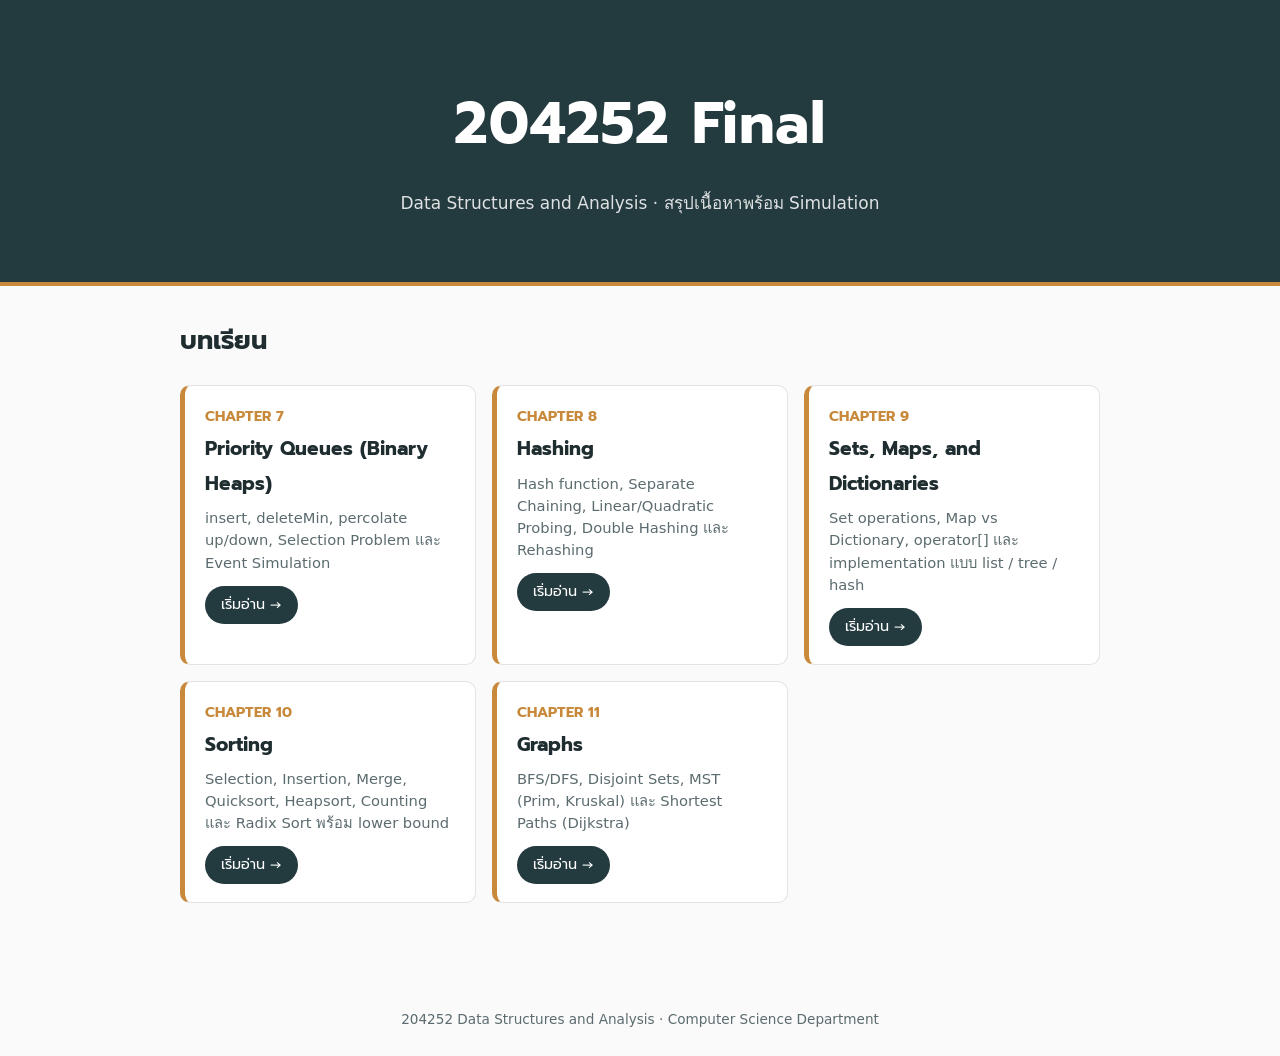
<file: index.html>
<!DOCTYPE html>
<html lang="th">
  <head>
    <meta charset="utf-8">
    <meta name="viewport" content="width=device-width, initial-scale=1">
    <title>204252 Final</title>
    <link rel="stylesheet" href="assets/style.css">
  </head>
  <body>
    <header class="hero">
      <h1>204252 Final</h1>
      <p>Data Structures and Analysis · สรุปเนื้อหาพร้อม Simulation</p>
    </header>

    <main class="container">
      <h2 style="margin-top:0">บทเรียน</h2>
      <div class="cards">
        <a class="card" href="chapters/chapter-07.html">
          <div class="num">CHAPTER 7</div>
          <h3>Priority Queues (Binary Heaps)</h3>
          <p>insert, deleteMin, percolate up/down, Selection Problem และ Event Simulation</p>
          <span class="btn-go">เริ่มอ่าน →</span>
        </a>
        <a class="card" href="chapters/chapter-08.html">
          <div class="num">CHAPTER 8</div>
          <h3>Hashing</h3>
          <p>Hash function, Separate Chaining, Linear/Quadratic Probing, Double Hashing และ Rehashing</p>
          <span class="btn-go">เริ่มอ่าน →</span>
        </a>
        <a class="card" href="chapters/chapter-09.html">
          <div class="num">CHAPTER 9</div>
          <h3>Sets, Maps, and Dictionaries</h3>
          <p>Set operations, Map vs Dictionary, operator[] และ implementation แบบ list / tree / hash</p>
          <span class="btn-go">เริ่มอ่าน →</span>
        </a>
        <a class="card" href="chapters/chapter-10.html">
          <div class="num">CHAPTER 10</div>
          <h3>Sorting</h3>
          <p>Selection, Insertion, Merge, Quicksort, Heapsort, Counting และ Radix Sort พร้อม lower bound</p>
          <span class="btn-go">เริ่มอ่าน →</span>
        </a>
        <a class="card" href="chapters/chapter-11.html">
          <div class="num">CHAPTER 11</div>
          <h3>Graphs</h3>
          <p>BFS/DFS, Disjoint Sets, MST (Prim, Kruskal) และ Shortest Paths (Dijkstra)</p>
          <span class="btn-go">เริ่มอ่าน →</span>
        </a>
        <!-- เพิ่มบทใหม่: คัดลอก <a class="card"> ด้านบน หรือใช้ class="card soon" สำหรับบทที่ยังไม่เปิด -->
      </div>
    </main>

    <footer>204252 Data Structures and Analysis · Computer Science Department</footer>
  </body>
</html>
</file>
<file: assets/style.css>
@import url("https://fonts.googleapis.com/css2?family=Google+Sans:ital,wght@0,400;0,500;0,700;1,400&family=Google+Sans+Code:wght@400;500;700&family=Prompt:wght@400;500;600;700&display=swap");

:root {
  --font-head: "Prompt", "Noto Sans Thai", sans-serif;
  --font-body: "Google Sans", "Noto Sans Thai", "Sarabun", system-ui, -apple-system, "Segoe UI", sans-serif;
  --font-code: "Google Sans Code", ui-monospace, Menlo, Consolas, monospace;
  --bg: #fafafa;
  --surface: #ffffff;
  --text: #1f2d30;
  --muted: #5b6b6f;
  --navy: #233a3f;
  --accent: #c9893a;
  --border: #dfe4e5;
  --code-bg: #f6f8fa;
  --hole: #f4b6b6;
  --hole-stroke: #d33;
  --cmp: #fdf1b0;
  --done: #bfeac4;
  --node: #ffffff;
  --node-stroke: #233a3f;
  --ok: #1e7a3c;
  --warn: #b25b00;
  --info-bg: #eef5f6;
}
@media (prefers-color-scheme: dark) {
  :root:not([data-theme="light"]) {
    --bg: #14201f;
    --surface: #1b2a2b;
    --text: #e6eeee;
    --muted: #9bb0b2;
    --navy: #0f1a1a;
    --accent: #e0a458;
    --border: #2f4244;
    --code-bg: #0d1117;
    --hole: #6b2a2a;
    --hole-stroke: #ff7b7b;
    --cmp: #6b5d1c;
    --done: #245a31;
    --node: #1b2a2b;
    --node-stroke: #9bb0b2;
    --ok: #6fd28d;
    --warn: #f0b060;
    --info-bg: #1d3032;
  }
}

* { box-sizing: border-box; }
html { scroll-behavior: smooth; scroll-padding-top: 72px; }
body {
  margin: 0;
  background: var(--bg);
  color: var(--text);
  font-family: var(--font-body);
  line-height: 1.8;
  font-size: 17px;
}
a { color: var(--accent); }

/* top bar */
.topbar {
  position: sticky; top: 0; z-index: 20;
  background: var(--navy); color: #fff;
  display: flex; align-items: center; gap: 16px;
  padding: 12px 20px;
}
.topbar a { color: #fff; text-decoration: none; font-weight: 600; }
.topbar .sep { opacity: .4; }
.topbar .crumb { opacity: .85; font-weight: 400; }

/* home */
.hero {
  background: var(--navy); color: #fff;
  padding: 72px 20px 64px; text-align: center;
  border-bottom: 4px solid var(--accent);
}
.hero h1 { margin: 0; font-size: clamp(2.2rem, 6vw, 3.6rem); letter-spacing: .02em; }
.hero p { margin: 12px 0 0; opacity: .85; }
.container { max-width: 960px; margin: 0 auto; padding: 32px 20px 80px; }
.cards { display: grid; grid-template-columns: repeat(auto-fill, minmax(260px, 1fr)); gap: 16px; }
.card {
  display: block; text-decoration: none; color: var(--text);
  background: var(--surface); border: 1px solid var(--border);
  border-left: 5px solid var(--accent); border-radius: 10px; padding: 18px 20px;
  transition: transform .15s, box-shadow .15s;
}
.card:hover { transform: translateY(-3px); box-shadow: 0 6px 18px rgba(0,0,0,.12); }
.card .num { color: var(--accent); font-weight: 700; font-size: .9rem; }
.card h3 { margin: 2px 0 6px; font-size: 1.2rem; }
.card p { margin: 0; color: var(--muted); font-size: .92rem; line-height: 1.5; }
.card .btn-go { display: inline-block; margin-top: 12px; background: var(--navy); color: #fff; padding: 6px 16px; border-radius: 999px; font-size: .9rem; }
.card.soon { opacity: .5; pointer-events: none; border-left-color: var(--border); }

/* chapter layout */
.layout { max-width: 1180px; margin: 0 auto; display: grid; grid-template-columns: 230px 1fr; gap: 32px; padding: 24px 20px 80px; }
.toc { position: sticky; top: 72px; align-self: start; font-size: .92rem; }
.toc ol { list-style: none; margin: 0; padding: 0; border-left: 2px solid var(--border); }
.toc a { display: block; padding: 5px 14px; color: var(--muted); text-decoration: none; line-height: 1.4; }
.toc a:hover, .toc a.active { color: var(--accent); }
.toc a.active { border-left: 2px solid var(--accent); margin-left: -2px; font-weight: 600; }
@media (max-width: 860px) { .layout { grid-template-columns: 1fr; } .toc { display: none; } }

article h1 { font-size: 2.1rem; margin: 0 0 4px; color: var(--navy); }
@media (prefers-color-scheme: dark) { :root:not([data-theme="light"]) article h1, :root:not([data-theme="light"]) article h2 { color: var(--text); } }
article .subtitle { color: var(--muted); margin: 0 0 24px; }
article h2 { font-size: 1.55rem; margin: 48px 0 12px; padding-bottom: 6px; color: var(--navy); border-bottom: 2px solid var(--accent); }
article h3 { font-size: 1.2rem; margin: 28px 0 8px; }
code { font-family: var(--font-code); font-size: .88em; background: var(--code-bg); border: 1px solid var(--border); padding: 1px 6px; border-radius: 5px; }

.callout { background: var(--info-bg); border-left: 4px solid var(--accent); border-radius: 6px; padding: 12px 16px; margin: 16px 0; }
.callout strong.t { color: var(--accent); display: block; }
.callout.warn { border-left-color: var(--warn); }
.callout > :last-child { margin-bottom: 0; }

table.data { border-collapse: collapse; width: 100%; margin: 16px 0; background: var(--surface); font-size: .95rem; }
table.data th, table.data td { border: 1px solid var(--border); padding: 8px 12px; text-align: center; }
table.data th { background: var(--navy); color: #fff; }
table.data td:first-child { text-align: left; font-weight: 600; }
table.data tr.best td { background: var(--done); }
.scroll-x { overflow-x: auto; }

/* code blocks */
.code { margin: 16px 0; border: 1px solid var(--border); border-radius: 10px; overflow: hidden; background: var(--code-bg); }
.code-head { display: flex; justify-content: space-between; align-items: center; padding: 6px 12px; background: var(--navy); color: #fff; font-size: .8rem; }
.code-head button { background: rgba(255,255,255,.15); color: #fff; border: 0; border-radius: 5px; padding: 2px 10px; cursor: pointer; font: inherit; }
.code-head button:hover { background: rgba(255,255,255,.3); }
.code pre { margin: 0; overflow-x: auto; }
.code pre code { display: block; background: transparent; border: 0; padding: 14px 16px; font-size: .86rem; line-height: 1.6; }

/* trees */
.tree { text-align: center; margin: 8px 0; }
.tree svg { width: 100%; height: auto; max-width: 560px; }
.tree svg .edge { stroke: var(--node-stroke); stroke-width: 1.4; opacity: .6; }
.tree svg .node circle { fill: var(--node); stroke: var(--node-stroke); stroke-width: 1.6; }
.tree svg .node text { fill: var(--text); font-size: 15px; font-family: var(--font-code); text-anchor: middle; dominant-baseline: central; }
.tree svg .node.hole circle { fill: var(--hole); stroke: var(--hole-stroke); }
.tree svg .node.cmp circle { fill: var(--cmp); }
.tree svg .node.done circle { fill: var(--done); }
.tree svg .node.bad circle { stroke: var(--hole-stroke); stroke-width: 3; }
.tree svg .idx { fill: var(--muted); font-size: 11px; text-anchor: middle; }
.tree svg .held-box { fill: var(--cmp); stroke: var(--accent); }
.tree svg .held-t { fill: var(--text); font-size: 14px; text-anchor: middle; dominant-baseline: central; font-family: var(--font-code); }
.tree figcaption { color: var(--muted); font-size: .9rem; }
.grid2 { display: grid; grid-template-columns: 1fr 1fr; gap: 20px; }
@media (max-width: 700px) { .grid2 { grid-template-columns: 1fr; } }
.step { background: var(--surface); border: 1px solid var(--border); border-radius: 10px; padding: 14px 16px; }
.step h4 { margin: 0 0 6px; color: var(--accent); }
.step p { margin: 0 0 6px; font-size: .95rem; line-height: 1.6; }

/* array table */
.arr { border-collapse: collapse; margin: 10px auto; font-family: var(--font-code); font-size: .9rem; }
.arr th, .arr td { border: 1px solid var(--border); min-width: 38px; padding: 3px 6px; text-align: center; }
.arr th { background: var(--info-bg); color: var(--muted); font-weight: 600; }
.arr td.hole { background: var(--hole); }
.arr td.cmp { background: var(--cmp); }
.arr td.done { background: var(--done); }

.arr td.empty { color: var(--muted); }
.arr td.del { background: var(--hole); text-decoration: line-through; }
.arr td.cmp.del { background: var(--cmp); }

/* hash table views */
.ht-chain { display: inline-block; text-align: left; margin: 8px auto; font-family: var(--font-code); font-size: .88rem; }
.ht-row { display: flex; align-items: center; min-height: 30px; }
.ht-i { width: 26px; text-align: right; margin-right: 8px; color: var(--muted); font-size: .78rem; }
.ht-head { width: 44px; height: 24px; border: 1.5px solid var(--node-stroke); background: var(--node); }
.ht-node { min-width: 34px; padding: 1px 8px; text-align: center; border: 1.5px solid var(--node-stroke); border-radius: 10px; background: var(--node); }
.ht-arrow { margin: 0 5px; color: var(--muted); }
.ht-head.cmp, .ht-node.cmp { background: var(--cmp); }
.ht-head.done, .ht-node.done { background: var(--done); }
.ht-head.hole, .ht-node.del { background: var(--hole); border-color: var(--hole-stroke); }
.ht-log { font-size: .92rem; line-height: 1.6; margin: 8px 0 0; }
div[data-ht] { text-align: center; }
div[data-ht].grid2 { text-align: left; }
div[data-ht] .ht-log { text-align: left; }
.muted { color: var(--muted); }
.sim select { padding: 7px 10px; border: 1px solid var(--border); border-radius: 8px; background: var(--bg); color: var(--text); font: inherit; font-size: .92rem; }
.sim-stats { text-align: center; font-family: var(--font-code); font-size: .9rem; margin: 4px 0; }
.sim label.chk { font-size: .88rem; color: var(--muted); display: inline-flex; gap: 4px; align-items: center; }
.sim .ht-stage { min-height: 120px; text-align: center; max-height: 520px; overflow: auto; }
#hs-input { padding: 7px 10px; border: 1px solid var(--border); border-radius: 8px; background: var(--bg); color: var(--text); font: inherit; width: 180px; }
#hs-size { padding: 7px 10px; border: 1px solid var(--border); border-radius: 8px; background: var(--bg); color: var(--text); font: inherit; width: 90px; }

/* set / map views */
.set-row { display: flex; flex-wrap: wrap; align-items: center; gap: 8px; margin: 8px 0; font-family: var(--font-code); }
.set-lbl { width: 56px; text-align: right; color: var(--muted); font-size: .85rem; }
.kv-list { display: inline-flex; flex-direction: column; gap: 4px; align-items: center; font-family: var(--font-code); font-size: .9rem; }
.kv { min-width: 130px; padding: 3px 14px; text-align: center; border: 1.5px solid var(--node-stroke); border-radius: 4px; background: var(--node); }
.kv.cmp { background: var(--cmp); }
.kv.done { background: var(--done); }
.kv.del { background: var(--hole); border-color: var(--hole-stroke); }
.set-row .ht-node.del { background: var(--hole); }

/* simulator */
.sim { background: var(--surface); border: 2px solid var(--accent); border-radius: 14px; padding: 16px; margin: 20px 0; }
.sim-controls { display: flex; flex-wrap: wrap; gap: 8px; align-items: center; margin-bottom: 10px; }
.sim input[type=number], .sim input[type=text] { width: 84px; padding: 7px 10px; border: 1px solid var(--border); border-radius: 8px; background: var(--bg); color: var(--text); font: inherit; }
.sim button, .btn { background: var(--navy); color: #fff; border: 0; border-radius: 8px; padding: 7px 14px; cursor: pointer; font: inherit; font-size: .92rem; }
@media (prefers-color-scheme: dark) { :root:not([data-theme="light"]) .sim button { background: #2e4a4d; } }
.sim button.primary { background: var(--accent); color: #1b1b1b; font-weight: 600; }
.sim button.ghost { background: transparent; color: var(--text); border: 1px solid var(--border); }
.sim button:disabled { opacity: .4; cursor: not-allowed; }
.sim .spacer { flex: 1; }
.sim-msg { min-height: 3.2em; background: var(--info-bg); border-radius: 8px; padding: 8px 14px; margin: 8px 0; font-size: .96rem; line-height: 1.6; }
.sim-msg .stepno { color: var(--accent); font-weight: 700; margin-right: 8px; }
.sim-legend { display: flex; gap: 14px; flex-wrap: wrap; font-size: .82rem; color: var(--muted); justify-content: center; }
.sim-legend i { display: inline-block; width: 12px; height: 12px; border-radius: 50%; border: 1.5px solid var(--node-stroke); margin-right: 4px; vertical-align: -1px; }
.sim .tree svg { max-width: 720px; }
.sim-nav { display: flex; gap: 8px; align-items: center; justify-content: center; flex-wrap: wrap; margin-top: 6px; }
.sim-nav label { font-size: .85rem; color: var(--muted); }

details { background: var(--surface); border: 1px solid var(--border); border-radius: 8px; padding: 10px 16px; margin: 10px 0; }
details summary { cursor: pointer; font-weight: 600; }
.pager { display: flex; justify-content: space-between; margin-top: 48px; }
footer { text-align: center; color: var(--muted); font-size: .85rem; padding: 24px; }

/* headings */
h1, h2, h3, h4, h5, h6, .card .num, .btn-go { font-family: var(--font-head); }
pre, pre code, kbd, samp, .code-head, .hljs { font-family: var(--font-code); }

/* กัน grid ขยายตามเนื้อหากว้าง (ตาราง / code) จนหน้าล้นจอ */
.layout > article, .grid2 > * { min-width: 0; }
.step .scroll-x, .sim .scroll-x, .sim .ht-stage { max-width: 100%; }
article { overflow-wrap: break-word; }
.grid2.stack { grid-template-columns: 1fr; }

/* graph simulator */
.gview svg { width: 100%; height: auto; max-width: 560px; }
.gedge { stroke: var(--muted); stroke-width: 1.6; opacity: .55; }
.gedge.tree, .gedge.mst { stroke: var(--ok); stroke-width: 3.4; opacity: 1; }
.gedge.back, .gedge.rej { stroke: var(--hole-stroke); stroke-width: 2.6; stroke-dasharray: 6 4; opacity: 1; }
.gedge.cmp { stroke: var(--accent); stroke-width: 3.2; opacity: 1; }
.gedge.cross { stroke-dasharray: 2 4; opacity: .75; }
.ah { fill: var(--muted); }
.ah.tree, .ah.mst { fill: var(--ok); }
.ah.back, .ah.rej { fill: var(--hole-stroke); }
.ah.cmp { fill: var(--accent); }
.gw { fill: var(--muted); font-size: 13px; text-anchor: middle; dominant-baseline: central; font-family: var(--font-code); }
.gw.tree, .gw.mst, .gw.cmp, .gw.rej, .gw.back { fill: var(--text); font-weight: 700; }
.gnode circle { fill: var(--node); stroke: var(--node-stroke); stroke-width: 1.8; }
.gnode text { fill: var(--text); font-size: 14px; text-anchor: middle; dominant-baseline: central; font-family: var(--font-code); }
.gnode.q circle { fill: var(--cmp); }
.gnode.done circle { fill: var(--done); }
.gnode.cur circle { fill: var(--accent); stroke: var(--hole-stroke); stroke-width: 2.6; }
.gnode.cur text { fill: #1b1b1b; }
.gnode text.gsub { fill: var(--accent); font-weight: 700; font-size: 14px; }
.gpanels { display: grid; grid-template-columns: repeat(auto-fit, minmax(240px, 1fr)); gap: 12px; margin-top: 8px; }
.gpanel { min-width: 0; font-size: .92rem; }
.gpanel h4 { margin: 6px 0 4px; color: var(--accent); font-size: .95rem; }
.gtab { font-size: .85rem; margin: 4px 0; }
.gtab th, .gtab td { padding: 3px 8px !important; }
.legend-line { display: inline-block; margin: 2px 10px 2px 0; padding: 0 8px; border-left: 4px solid var(--muted); font-size: .85rem; }
.legend-line.tree { border-color: var(--ok); }
.legend-line.back { border-color: var(--hole-stroke); }
.dsu-tree svg, .maze svg { width: 100%; height: auto; max-width: 640px; }
.dtree line { stroke: var(--node-stroke); stroke-width: 1.4; opacity: .6; }
.dtree circle { fill: var(--node); stroke: var(--node-stroke); stroke-width: 1.6; }
.dtree text { fill: var(--text); font-size: 14px; text-anchor: middle; dominant-baseline: central; font-family: var(--font-code); }
.dtree .cmp circle { fill: var(--cmp); }
.dtree .done circle { fill: var(--done); }
.dtree .swap circle { fill: var(--hole); stroke: var(--hole-stroke); }
.dtree .root circle { stroke-width: 3; }
.mz-cell { fill: var(--surface); stroke: none; }
.mz-cell.a { fill: var(--cmp); }
.mz-cell.b { fill: var(--cmp); }
.mz-wall { stroke: var(--text); stroke-width: 3; stroke-linecap: round; }
.mz-wall.ok { stroke: var(--ok); stroke-width: 4; stroke-dasharray: 5 4; }
.mz-wall.no { stroke: var(--hole-stroke); stroke-width: 4; }
.mz-t { fill: var(--muted); font-size: 13px; text-anchor: middle; dominant-baseline: central; font-family: var(--font-code); }
</file>
